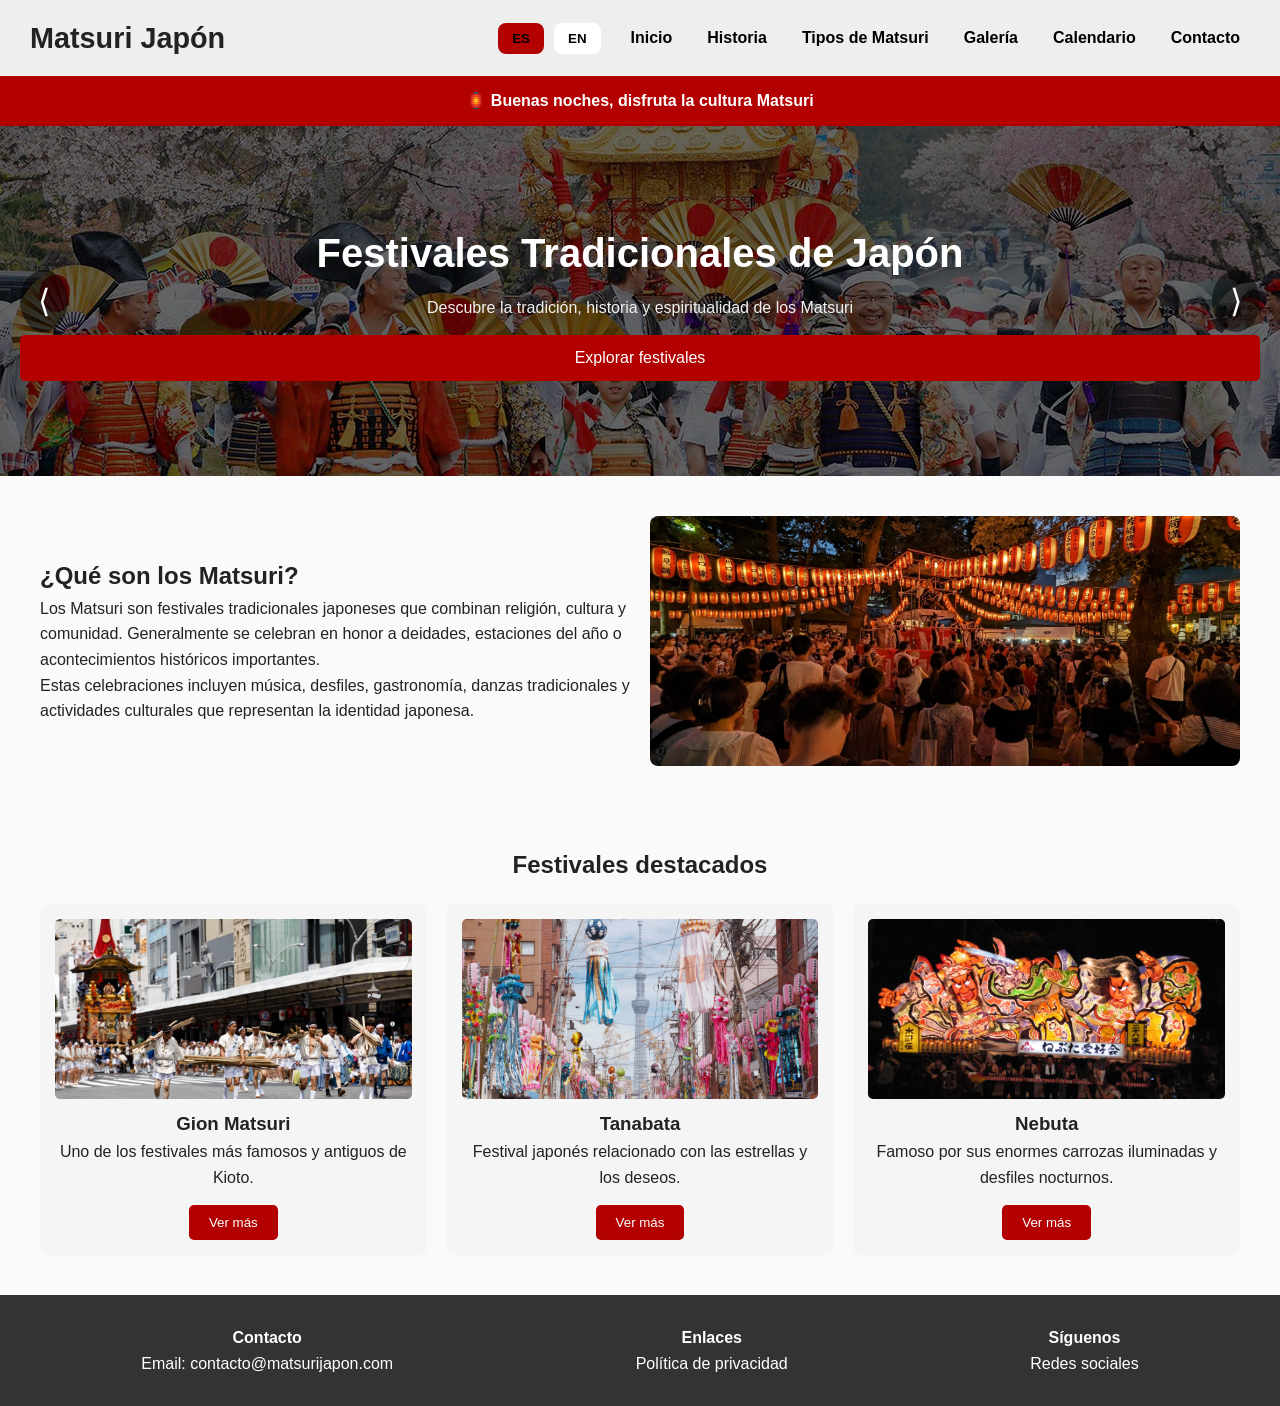
<file: index.html>
<!DOCTYPE html>
<html lang="es">

<head>

    <meta charset="UTF-8">

    <!-- Responsive -->
    <meta name="viewport"
          content="width=device-width, initial-scale=1.0">

    <!-- SEO y accesibilidad -->
    <meta name="description"
          content="Sitio web sobre los festivales tradicionales japoneses Matsuri, su historia, tipos y celebraciones culturales.">

    <title>Matsuri Japón | Inicio</title>

    <link rel="stylesheet" href="css/styles.css">

</head>

<body>

<!-- HEADER -->
<header class="header">

    <!-- Logo -->
    <h1 class="logo"
        data-key="logo">

        Matsuri Japón

    </h1>

    <!-- BOTONES DE IDIOMA -->
    <div class="language-switch">

        <button class="lang-btn active"
                onclick="changeLanguage('es')">

            ES

        </button>

        <button class="lang-btn"
                onclick="changeLanguage('en')">

            EN

        </button>

    </div>

    <!-- Botón responsive -->
    <button class="menu-toggle"
            aria-label="Abrir menú de navegación">

        ☰

    </button>

    <!-- Navegación -->
    <nav aria-label="Menú principal">

        <ul class="nav">

            <li>
                <a href="index.html"
                   aria-current="page"
                   data-key="inicio">

                    Inicio

                </a>
            </li>

            <li>
                <a href="historia.html"
                   data-key="historia">

                    Historia

                </a>
            </li>

            <!-- Menú desplegable -->
            <li class="dropdown">

                <button class="dropdown-btn"
                        aria-expanded="false"
                        data-key="tipos">

                    Tipos de Matsuri

                </button>

                <ul class="submenu">

                    <li>
                        <a href="tipos.html#religiosos"
                           data-key="religiosos">

                            Religiosos

                        </a>
                    </li>

                    <li>
                        <a href="tipos.html#estacionales"
                           data-key="estacionales">

                            Estacionales

                        </a>
                    </li>

                    <li>
                        <a href="tipos.html#modernos"
                           data-key="modernos">

                            Modernos

                        </a>
                    </li>

                </ul>

            </li>

            <li>
                <a href="galeria.html"
                   data-key="galeria">

                    Galería

                </a>
            </li>

            <li>
                <a href="calendario.html"
                   data-key="calendario">

                    Calendario

                </a>
            </li>

            <li>
                <a href="contacto.html"
                   data-key="contacto">

                    Contacto

                </a>
            </li>

        </ul>

    </nav>

</header>

<!-- MENSAJE DINÁMICO -->
<div id="mensaje-bienvenida"
     class="mensaje"
     aria-live="polite">
</div>

<!-- CONTENIDO PRINCIPAL -->
<main>

    <!-- HERO CON SLIDER -->
    <section class="hero slider"
             role="img"
             aria-label="Festivales tradicionales de Japón con luces y ambiente cultural">

        <h2 data-key="heroTitulo">

            Festivales Tradicionales de Japón

        </h2>

        <p data-key="heroTexto">

            Descubre la tradición, historia y espiritualidad de los Matsuri

        </p>

        <!-- BOTÓN CORREGIDO -->
        <a href="galeria.html"
           class="btn"
           aria-label="Explorar galería de festivales japoneses"
           data-key="heroBoton">

            Explorar festivales

        </a>

        <!-- Controles slider -->
        <button class="prev"
                aria-label="Imagen anterior">

            ⟨

        </button>

        <button class="next"
                aria-label="Imagen siguiente">

            ⟩

        </button>

    </section>

    <!-- INFORMACIÓN -->
    <section class="info">

        <div class="text">

            <h2 data-key="queSon">

                ¿Qué son los Matsuri?

            </h2>

            <p data-key="queSonTexto1">

                Los Matsuri son festivales tradicionales japoneses que combinan
                religión, cultura y comunidad. Generalmente se celebran en honor
                a deidades, estaciones del año o acontecimientos históricos importantes.

            </p>

            <p data-key="queSonTexto2">

                Estas celebraciones incluyen música, desfiles, gastronomía,
                danzas tradicionales y actividades culturales que representan
                la identidad japonesa.

            </p>

        </div>

        <div class="image"
             role="img"
             aria-label="Celebración tradicional de un Matsuri en Japón">
        </div>

    </section>

    <!-- FESTIVALES -->
    <section class="festivales"
             aria-labelledby="titulo-festivales">

        <h2 id="titulo-festivales"
            data-key="festivalesDestacados">

            Festivales destacados

        </h2>

        <div class="cards">

            <!-- CARD 1 -->
            <article class="card">

                <div class="img img1"
                     role="img"
                     aria-label="Desfile del festival Gion Matsuri en Kioto">
                </div>

                <h3 data-key="gionTitulo">

                    Gion Matsuri

                </h3>

                <p data-key="gionTexto">

                    Uno de los festivales más famosos y antiguos de Kioto.

                </p>

                <button aria-label="Ver más sobre Gion Matsuri"
                        data-key="verMas">

                    Ver más

                </button>

            </article>

            <!-- CARD 2 -->
            <article class="card">

                <div class="img img2"
                     role="img"
                     aria-label="Decoraciones coloridas del festival Tanabata">
                </div>

                <h3 data-key="tanabataTitulo">

                    Tanabata

                </h3>

                <p data-key="tanabataTexto">

                    Festival japonés relacionado con las estrellas y los deseos.

                </p>

                <button aria-label="Ver más sobre Tanabata"
                        data-key="verMas">

                    Ver más

                </button>

            </article>

            <!-- CARD 3 -->
            <article class="card">

                <div class="img img3"
                     role="img"
                     aria-label="Carrozas iluminadas del festival Nebuta">
                </div>

                <h3 data-key="nebutaTitulo">

                    Nebuta

                </h3>

                <p data-key="nebutaTexto">

                    Famoso por sus enormes carrozas iluminadas y desfiles nocturnos.

                </p>

                <button aria-label="Ver más sobre Nebuta"
                        data-key="verMas">

                    Ver más

                </button>

            </article>

        </div>

    </section>

</main>

<!-- FOOTER -->
<footer class="footer"
        aria-label="Pie de página">

    <div>

        <h4 data-key="footerContacto">

            Contacto

        </h4>

        <p>
            Email: contacto@matsurijapon.com
        </p>

    </div>

    <div>

        <h4 data-key="footerEnlaces">

            Enlaces

        </h4>

        <p data-key="privacidad">

            Política de privacidad

        </p>

    </div>

    <div>

        <h4 data-key="siguenos">

            Síguenos

        </h4>

        <p data-key="redes">

            Redes sociales

        </p>

    </div>

</footer>

<!-- JavaScript -->
<script src="js/script.js"></script>
<script src="js/language.js"></script>

</body>
</html>
</file>
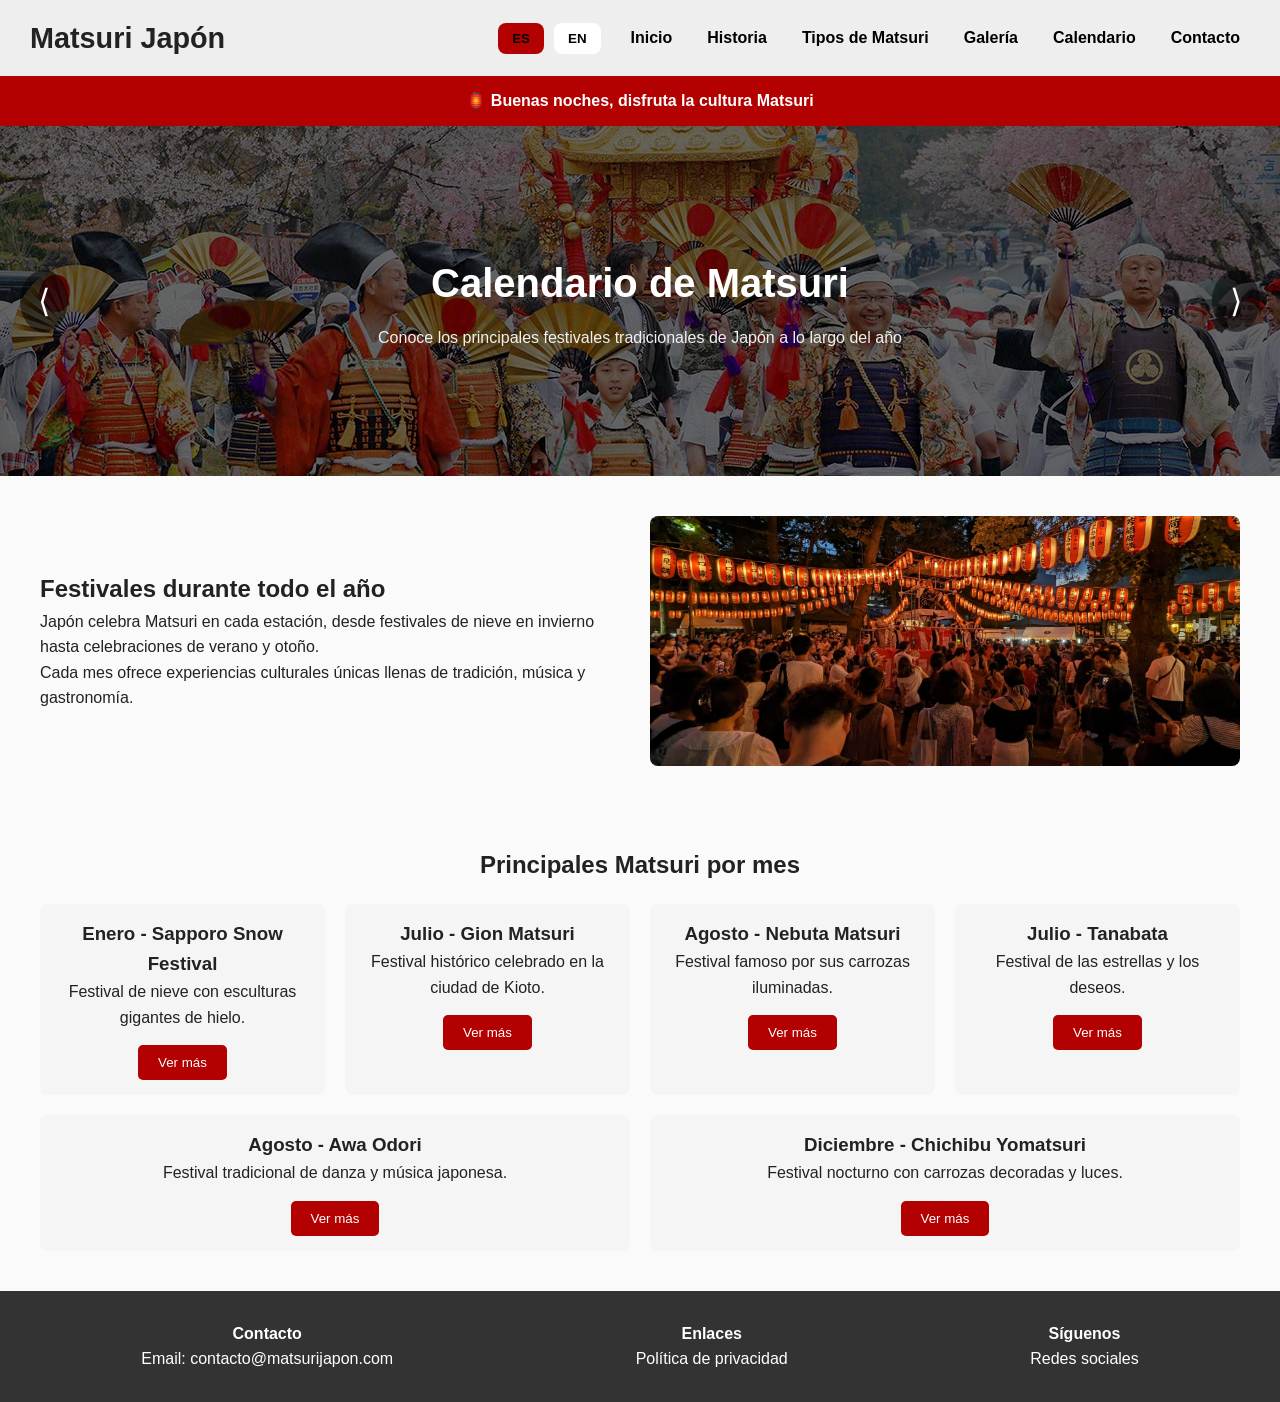
<file: calendario.html>
<!DOCTYPE html>
<html lang="es">

<head>

    <meta charset="UTF-8">

    <meta name="viewport"
          content="width=device-width, initial-scale=1.0">

    <title>Calendario de Matsuri | Matsuri Japón</title>

    <link rel="stylesheet"
          href="css/styles.css">

</head>

<body>

<!-- HEADER -->
<header class="header">

    <h1 class="logo"
        data-key="logo">

        Matsuri Japón

    </h1>

    <!-- BOTONES DE IDIOMA -->
    <div class="language-switch">

        <button class="lang-btn active"
                onclick="changeLanguage('es')">

            ES

        </button>

        <button class="lang-btn"
                onclick="changeLanguage('en')">

            EN

        </button>

    </div>

    <!-- BOTÓN MENÚ MÓVIL -->
    <button class="menu-toggle"
            aria-label="Abrir menú"
            aria-expanded="false">

        ☰

    </button>

    <!-- NAV -->
    <nav class="navbar"
         aria-label="Menú principal">

        <ul class="nav">

            <li>
                <a href="index.html"
                   data-key="inicio">

                    Inicio

                </a>
            </li>

            <li>
                <a href="historia.html"
                   data-key="historia">

                    Historia

                </a>
            </li>

            <!-- DROPDOWN -->
            <li class="dropdown">

                <button class="dropdown-btn"
                        aria-expanded="false"
                        data-key="tipos">

                    Tipos de Matsuri

                </button>

                <ul class="submenu">

                    <li>
                        <a href="tipos.html#religiosos"
                           data-key="religiosos">

                            Religiosos

                        </a>
                    </li>

                    <li>
                        <a href="tipos.html#estacionales"
                           data-key="estacionales">

                            Estacionales

                        </a>
                    </li>

                    <li>
                        <a href="tipos.html#modernos"
                           data-key="modernos">

                            Modernos

                        </a>
                    </li>

                </ul>

            </li>

            <li>
                <a href="galeria.html"
                   data-key="galeria">

                    Galería

                </a>
            </li>

            <li>
                <a href="calendario.html"
                   aria-current="page"
                   data-key="calendario">

                    Calendario

                </a>
            </li>

            <li>
                <a href="contacto.html"
                   data-key="contacto">

                    Contacto

                </a>
            </li>

        </ul>

    </nav>

</header>

<!-- MENSAJE DINÁMICO -->
<div id="mensaje-bienvenida"
     class="mensaje"
     aria-live="polite">
</div>

<main>

    <!-- HERO -->
    <section class="hero-galeria slider"
             aria-label="Calendario anual de festivales japoneses">

        <h2 data-key="calendarioTitulo">

            Calendario de Matsuri

        </h2>

        <p data-key="calendarioDescripcion">

            Conoce los principales festivales tradicionales de Japón
            a lo largo del año

        </p>

        <!-- BOTONES -->
        <button class="prev"
                aria-label="Imagen anterior">

            ⟨

        </button>

        <button class="next"
                aria-label="Imagen siguiente">

            ⟩

        </button>

    </section>

    <!-- INTRODUCCIÓN -->
    <section class="info">

        <div class="text">

            <h2 data-key="todoAnoTitulo">

                Festivales durante todo el año

            </h2>

            <p data-key="todoAnoTexto1">

                Japón celebra Matsuri en cada estación,
                desde festivales de nieve en invierno
                hasta celebraciones de verano y otoño.

            </p>

            <p data-key="todoAnoTexto2">

                Cada mes ofrece experiencias culturales únicas
                llenas de tradición, música y gastronomía.

            </p>

        </div>

        <div class="image"
             role="img"
             aria-label="Calendario cultural japonés">
        </div>

    </section>

    <!-- CALENDARIO -->
    <section class="festivales">

        <h2 data-key="principalesMes">

            Principales Matsuri por mes

        </h2>

        <div class="cards">

            <!-- ENERO -->
            <article class="card"
                     tabindex="0">

                <h3 data-key="eneroTitulo">

                    Enero - Sapporo Snow Festival

                </h3>

                <p data-key="eneroTexto">

                    Festival de nieve con esculturas gigantes de hielo.

                </p>

                <button aria-label="Más información sobre Sapporo Snow Festival"
                        data-key="verMas">

                    Ver más

                </button>

            </article>

            <!-- JULIO -->
            <article class="card"
                     tabindex="0">

                <h3 data-key="julioTitulo">

                    Julio - Gion Matsuri

                </h3>

                <p data-key="julioTexto">

                    Festival histórico celebrado en la ciudad de Kioto.

                </p>

                <button aria-label="Más información sobre Gion Matsuri"
                        data-key="verMas">

                    Ver más

                </button>

            </article>

            <!-- AGOSTO -->
            <article class="card"
                     tabindex="0">

                <h3 data-key="agostoTitulo">

                    Agosto - Nebuta Matsuri

                </h3>

                <p data-key="agostoTexto">

                    Festival famoso por sus carrozas iluminadas.

                </p>

                <button aria-label="Más información sobre Nebuta Matsuri"
                        data-key="verMas">

                    Ver más

                </button>

            </article>

            <!-- TANABATA -->
            <article class="card"
                     tabindex="0">

                <h3 data-key="tanabataCalendarioTitulo">

                    Julio - Tanabata

                </h3>

                <p data-key="tanabataCalendarioTexto">

                    Festival de las estrellas y los deseos.

                </p>

                <button aria-label="Más información sobre Tanabata"
                        data-key="verMas">

                    Ver más

                </button>

            </article>

            <!-- AWA ODORI -->
            <article class="card"
                     tabindex="0">

                <h3 data-key="awaCalendarioTitulo">

                    Agosto - Awa Odori

                </h3>

                <p data-key="awaCalendarioTexto">

                    Festival tradicional de danza y música japonesa.

                </p>

                <button aria-label="Más información sobre Awa Odori"
                        data-key="verMas">

                    Ver más

                </button>

            </article>

            <!-- DICIEMBRE -->
            <article class="card"
                     tabindex="0">

                <h3 data-key="diciembreTitulo">

                    Diciembre - Chichibu Yomatsuri

                </h3>

                <p data-key="diciembreTexto">

                    Festival nocturno con carrozas decoradas y luces.

                </p>

                <button aria-label="Más información sobre Chichibu Yomatsuri"
                        data-key="verMas">

                    Ver más

                </button>

            </article>

        </div>

    </section>

</main>

<!-- FOOTER -->
<footer class="footer"
        aria-label="Pie de página">

    <div>

        <h4 data-key="footerContacto">

            Contacto

        </h4>

        <p>
            Email: contacto@matsurijapon.com
        </p>

    </div>

    <div>

        <h4 data-key="footerEnlaces">

            Enlaces

        </h4>

        <p data-key="privacidad">

            Política de privacidad

        </p>

    </div>

    <div>

        <h4 data-key="siguenos">

            Síguenos

        </h4>

        <p data-key="redes">

            Redes sociales

        </p>

    </div>

</footer>

<!-- JAVASCRIPT -->
<script src="js/script.js"></script>
<script src="js/language.js"></script>

</body>
</html>
</file>
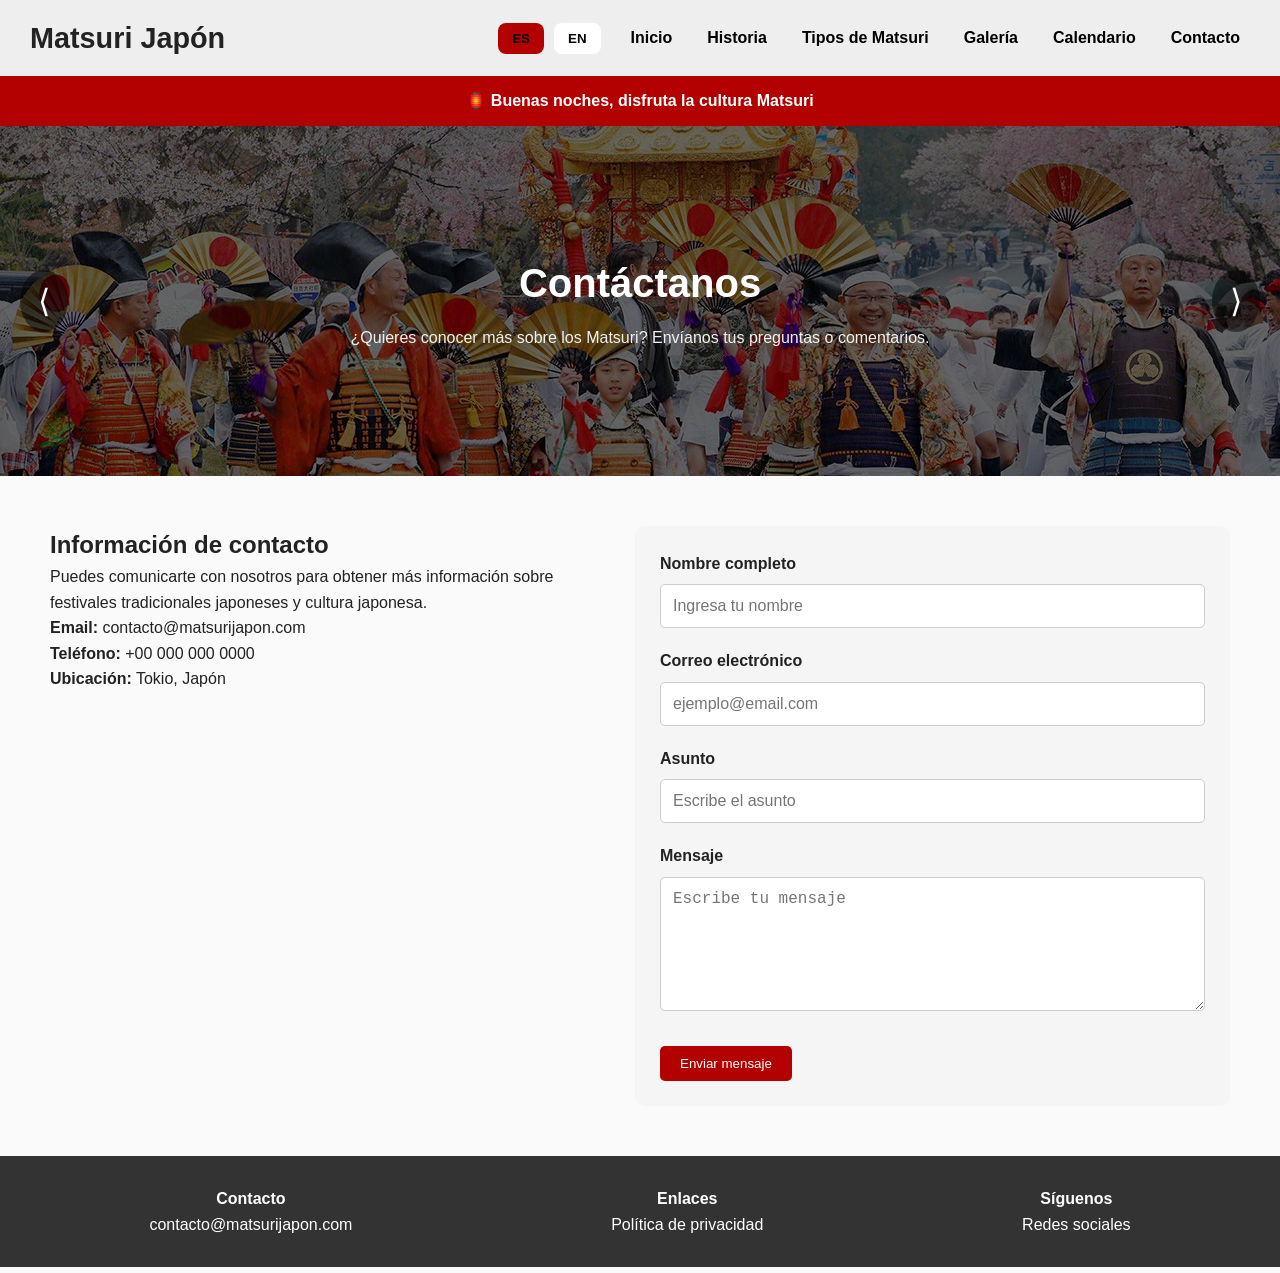
<file: contacto.html>
<!DOCTYPE html>
<html lang="es">

<head>

    <meta charset="UTF-8">

    <meta name="viewport"
          content="width=device-width, initial-scale=1.0">

    <title>Contacto | Matsuri Japón</title>

    <link rel="stylesheet"
          href="css/styles.css">

</head>

<body>

<!-- HEADER -->
<header class="header">

    <h1 class="logo"
        data-key="logo">

        Matsuri Japón

    </h1>

    <!-- BOTONES DE IDIOMA -->
    <div class="language-switch">

        <button class="lang-btn active"
                onclick="changeLanguage('es')">

            ES

        </button>

        <button class="lang-btn"
                onclick="changeLanguage('en')">

            EN

        </button>

    </div>

    <!-- BOTÓN MENÚ RESPONSIVE -->
    <button class="menu-toggle"
            aria-label="Abrir menú de navegación"
            aria-expanded="false">

        ☰

    </button>

    <!-- NAVEGACIÓN -->
    <nav class="navbar"
         aria-label="Menú principal">

        <ul class="nav">

            <li>
                <a href="index.html"
                   data-key="inicio">

                    Inicio

                </a>
            </li>

            <li>
                <a href="historia.html"
                   data-key="historia">

                    Historia

                </a>
            </li>

            <!-- DROPDOWN -->
            <li class="dropdown">

                <button class="dropdown-btn"
                        aria-expanded="false"
                        data-key="tipos">

                    Tipos de Matsuri

                </button>

                <ul class="submenu">

                    <li>
                        <a href="tipos.html#religiosos"
                           data-key="religiosos">

                            Religiosos

                        </a>
                    </li>

                    <li>
                        <a href="tipos.html#estacionales"
                           data-key="estacionales">

                            Estacionales

                        </a>
                    </li>

                    <li>
                        <a href="tipos.html#modernos"
                           data-key="modernos">

                            Modernos

                        </a>
                    </li>

                </ul>

            </li>

            <li>
                <a href="galeria.html"
                   data-key="galeria">

                    Galería

                </a>
            </li>

            <li>
                <a href="calendario.html"
                   data-key="calendario">

                    Calendario

                </a>
            </li>

            <li>
                <a href="contacto.html"
                   aria-current="page"
                   data-key="contacto">

                    Contacto

                </a>
            </li>

        </ul>

    </nav>

</header>

<!-- MENSAJE DINÁMICO -->
<div id="mensaje-bienvenida"
     class="mensaje"
     aria-live="polite">
</div>

<main>

    <!-- HERO -->
    <section class="hero-galeria slider"
             aria-label="Formulario de contacto inspirado en la cultura japonesa">

        <h2 data-key="contactanosTitulo">

            Contáctanos

        </h2>

        <p data-key="contactanosTexto">

            ¿Quieres conocer más sobre los Matsuri?
            Envíanos tus preguntas o comentarios.

        </p>

        <!-- BOTONES SLIDER -->
        <button class="prev"
                aria-label="Imagen anterior">

            ⟨

        </button>

        <button class="next"
                aria-label="Imagen siguiente">

            ⟩

        </button>

    </section>

    <!-- CONTACTO -->
    <section class="contacto">

        <!-- INFORMACIÓN -->
        <div class="contacto-info">

            <h2 data-key="infoContactoTitulo">

                Información de contacto

            </h2>

            <p data-key="infoContactoTexto">

                Puedes comunicarte con nosotros para obtener más información
                sobre festivales tradicionales japoneses y cultura japonesa.

            </p>

            <div class="datos-contacto">

                <p>
                    <strong data-key="emailLabel">

                        Email:

                    </strong>

                    contacto@matsurijapon.com
                </p>

                <p>
                    <strong data-key="telefonoLabel">

                        Teléfono:

                    </strong>

                    +00 000 000 0000
                </p>

                <p>
                    <strong data-key="ubicacionLabel">

                        Ubicación:

                    </strong>

                    Tokio, Japón
                </p>

            </div>

        </div>

        <!-- FORMULARIO -->
        <form class="formulario"
              id="formulario-contacto"
              aria-label="Formulario de contacto">

            <!-- NOMBRE -->
            <div class="campo">

                <label for="nombre"
                       data-key="nombreCompleto">

                    Nombre completo

                </label>

                <input type="text"
                       id="nombre"
                       name="nombre"
                       data-placeholder="placeholderNombre"
                       placeholder="Ingresa tu nombre"
                       required>

            </div>

            <!-- EMAIL -->
            <div class="campo">

                <label for="correo"
                       data-key="correoElectronico">

                    Correo electrónico

                </label>

                <input type="email"
                       id="correo"
                       name="correo"
                       data-placeholder="placeholderCorreo"
                       placeholder="ejemplo@email.com"
                       required>

            </div>

            <!-- ASUNTO -->
            <div class="campo">

                <label for="asunto"
                       data-key="asunto">

                    Asunto

                </label>

                <input type="text"
                       id="asunto"
                       name="asunto"
                       data-placeholder="placeholderAsunto"
                       placeholder="Escribe el asunto"
                       required>

            </div>

            <!-- MENSAJE -->
            <div class="campo">

                <label for="mensaje-contacto"
                       data-key="mensaje">

                    Mensaje

                </label>

                <textarea id="mensaje-contacto"
                          name="mensaje"
                          rows="6"
                          data-placeholder="placeholderMensaje"
                          placeholder="Escribe tu mensaje"
                          required></textarea>

            </div>

            <!-- BOTÓN -->
            <button type="submit"
                    aria-label="Enviar formulario de contacto"
                    data-key="enviarMensaje">

                Enviar mensaje

            </button>

            <!-- RESPUESTA JS -->
            <p id="respuesta-formulario"
               class="respuesta-formulario"
               aria-live="polite">
            </p>

        </form>

    </section>

</main>

<!-- FOOTER -->
<footer class="footer"
        aria-label="Pie de página">

    <div>

        <h4 data-key="footerContacto">

            Contacto

        </h4>

        <p>
            contacto@matsurijapon.com
        </p>

    </div>

    <div>

        <h4 data-key="footerEnlaces">

            Enlaces

        </h4>

        <p data-key="privacidad">

            Política de privacidad

        </p>

    </div>

    <div>

        <h4 data-key="siguenos">

            Síguenos

        </h4>

        <p data-key="redes">

            Redes sociales

        </p>

    </div>

</footer>

<!-- JAVASCRIPT -->
<script src="js/script.js"></script>
<script src="js/language.js"></script>

</body>
</html>
</file>
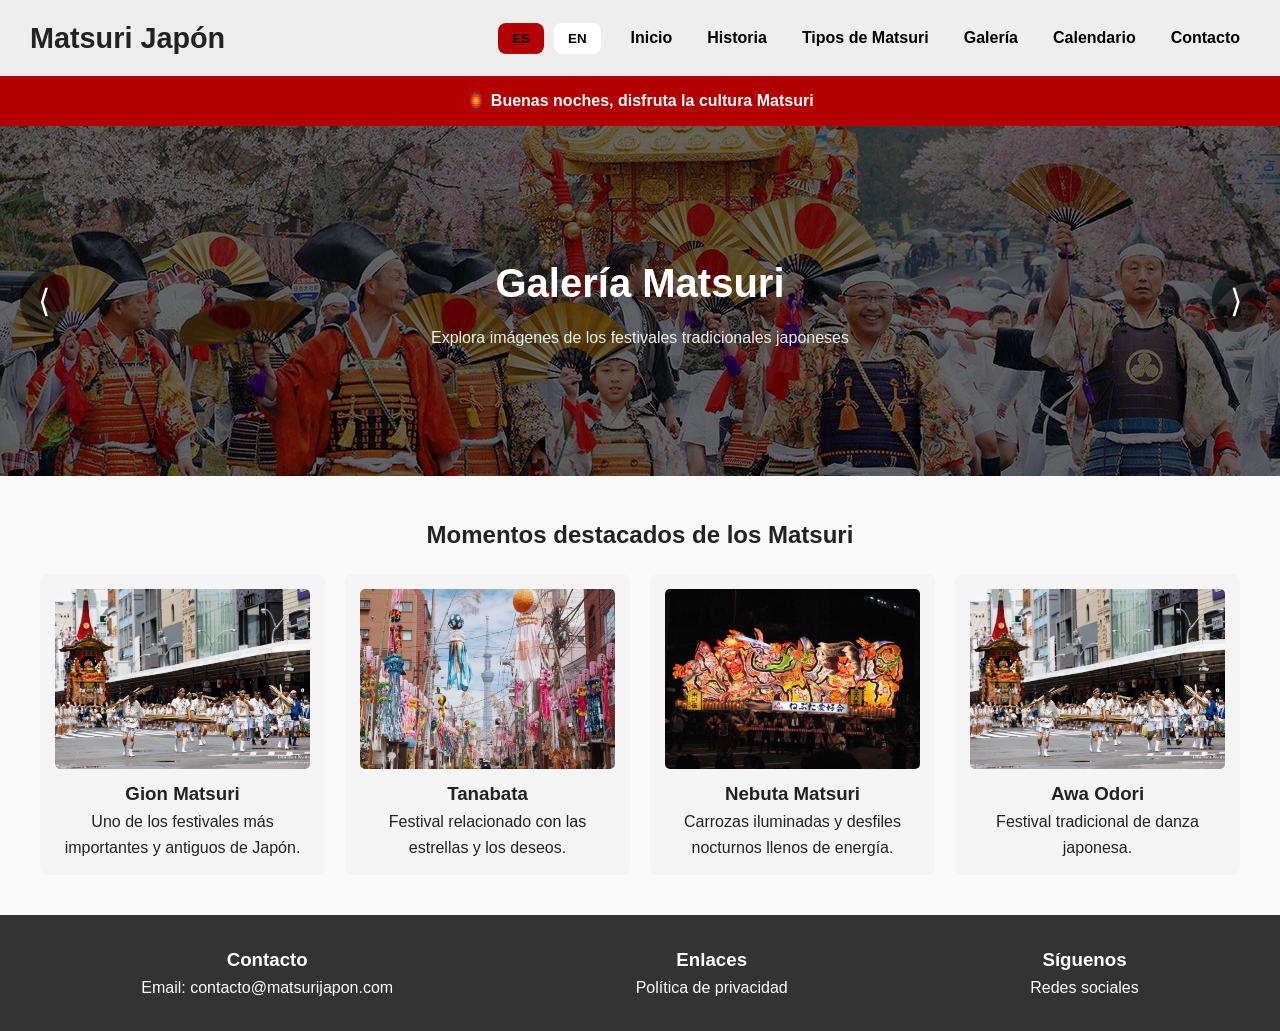
<file: galeria.html>
<!DOCTYPE html>
<html lang="es">

<head>

    <meta charset="UTF-8">

    <!-- RESPONSIVE -->
    <meta name="viewport"
          content="width=device-width, initial-scale=1.0">

    <!-- SEO -->
    <meta name="description"
          content="Galería de imágenes de los festivales tradicionales japoneses Matsuri.">

    <title>Galería | Matsuri Japón</title>

    <link rel="stylesheet"
          href="css/styles.css">

</head>

<body>

<!-- HEADER -->
<header class="header">

    <h1 class="logo"
        data-key="logo">

        Matsuri Japón

    </h1>

    <!-- BOTONES DE IDIOMA -->
    <div class="language-switch">

        <button class="lang-btn active"
                onclick="changeLanguage('es')">

            ES

        </button>

        <button class="lang-btn"
                onclick="changeLanguage('en')">

            EN

        </button>

    </div>

    <!-- BOTÓN MENÚ RESPONSIVE -->
    <button class="menu-toggle"
            aria-label="Abrir menú"
            aria-expanded="false">

        ☰

    </button>

    <!-- NAVEGACIÓN -->
    <nav aria-label="Menú principal">

        <ul class="nav">

            <li>
                <a href="index.html"
                   data-key="inicio">

                    Inicio

                </a>
            </li>

            <li>
                <a href="historia.html"
                   data-key="historia">

                    Historia

                </a>
            </li>

            <!-- MENÚ DESPLEGABLE -->
            <li class="dropdown">

                <button class="dropdown-btn"
                        aria-expanded="false"
                        data-key="tipos">

                    Tipos de Matsuri

                </button>

                <ul class="submenu">

                    <li>
                        <a href="tipos.html#religiosos"
                           data-key="religiosos">

                            Religiosos

                        </a>
                    </li>

                    <li>
                        <a href="tipos.html#estacionales"
                           data-key="estacionales">

                            Estacionales

                        </a>
                    </li>

                    <li>
                        <a href="tipos.html#modernos"
                           data-key="modernos">

                            Modernos

                        </a>
                    </li>

                </ul>

            </li>

            <li>
                <a href="galeria.html"
                   aria-current="page"
                   data-key="galeria">

                    Galería

                </a>
            </li>

            <li>
                <a href="calendario.html"
                   data-key="calendario">

                    Calendario

                </a>
            </li>

            <li>
                <a href="contacto.html"
                   data-key="contacto">

                    Contacto

                </a>
            </li>

        </ul>

    </nav>

</header>

<!-- MENSAJE DINÁMICO -->
<div id="mensaje-bienvenida"
     class="mensaje"
     aria-live="polite">
</div>

<!-- MAIN -->
<main>

    <!-- HERO -->
    <section class="hero-galeria slider"
             role="img"
             aria-label="Galería de festivales tradicionales japoneses">

        <h2 data-key="galeriaTitulo">

            Galería Matsuri

        </h2>

        <p data-key="galeriaDescripcion">

            Explora imágenes de los festivales tradicionales japoneses

        </p>

        <!-- BOTONES SLIDER -->
        <button class="prev"
                aria-label="Imagen anterior">

            ⟨

        </button>

        <button class="next"
                aria-label="Imagen siguiente">

            ⟩

        </button>

    </section>

    <!-- GALERÍA -->
    <section class="festivales">

        <h2 data-key="momentosTitulo">

            Momentos destacados de los Matsuri

        </h2>

        <div class="cards">

            <!-- IMAGEN 1 -->
            <article class="card"
                     tabindex="0">

                <div class="img img1"
                     role="img"
                     aria-label="Festival Gion Matsuri en Kioto">
                </div>

                <h3 data-key="gionGaleriaTitulo">

                    Gion Matsuri

                </h3>

                <p data-key="gionGaleriaTexto">

                    Uno de los festivales más importantes y antiguos de Japón.

                </p>

            </article>

            <!-- IMAGEN 2 -->
            <article class="card"
                     tabindex="0">

                <div class="img img2"
                     role="img"
                     aria-label="Decoraciones del festival Tanabata">
                </div>

                <h3 data-key="tanabataGaleriaTitulo">

                    Tanabata

                </h3>

                <p data-key="tanabataGaleriaTexto">

                    Festival relacionado con las estrellas y los deseos.

                </p>

            </article>

            <!-- IMAGEN 3 -->
            <article class="card"
                     tabindex="0">

                <div class="img img3"
                     role="img"
                     aria-label="Nebuta Matsuri iluminado">
                </div>

                <h3 data-key="nebutaGaleriaTitulo">

                    Nebuta Matsuri

                </h3>

                <p data-key="nebutaGaleriaTexto">

                    Carrozas iluminadas y desfiles nocturnos llenos de energía.

                </p>

            </article>

            <!-- IMAGEN 4 -->
            <article class="card"
                     tabindex="0">

                <div class="img img1"
                     role="img"
                     aria-label="Festival Awa Odori">
                </div>

                <h3 data-key="awaGaleriaTitulo">

                    Awa Odori

                </h3>

                <p data-key="awaGaleriaTexto">

                    Festival tradicional de danza japonesa.

                </p>

            </article>

        </div>

    </section>

</main>

<!-- FOOTER -->
<footer class="footer"
        aria-label="Pie de página">

    <div>

        <h3 data-key="footerContacto">

            Contacto

        </h3>

        <p>
            Email: contacto@matsurijapon.com
        </p>

    </div>

    <div>

        <h3 data-key="footerEnlaces">

            Enlaces

        </h3>

        <p data-key="privacidad">

            Política de privacidad

        </p>

    </div>

    <div>

        <h3 data-key="siguenos">

            Síguenos

        </h3>

        <p data-key="redes">

            Redes sociales

        </p>

    </div>

</footer>

<!-- JAVASCRIPT -->
<script src="js/script.js"></script>
<script src="js/language.js"></script>

</body>
</html>
</file>
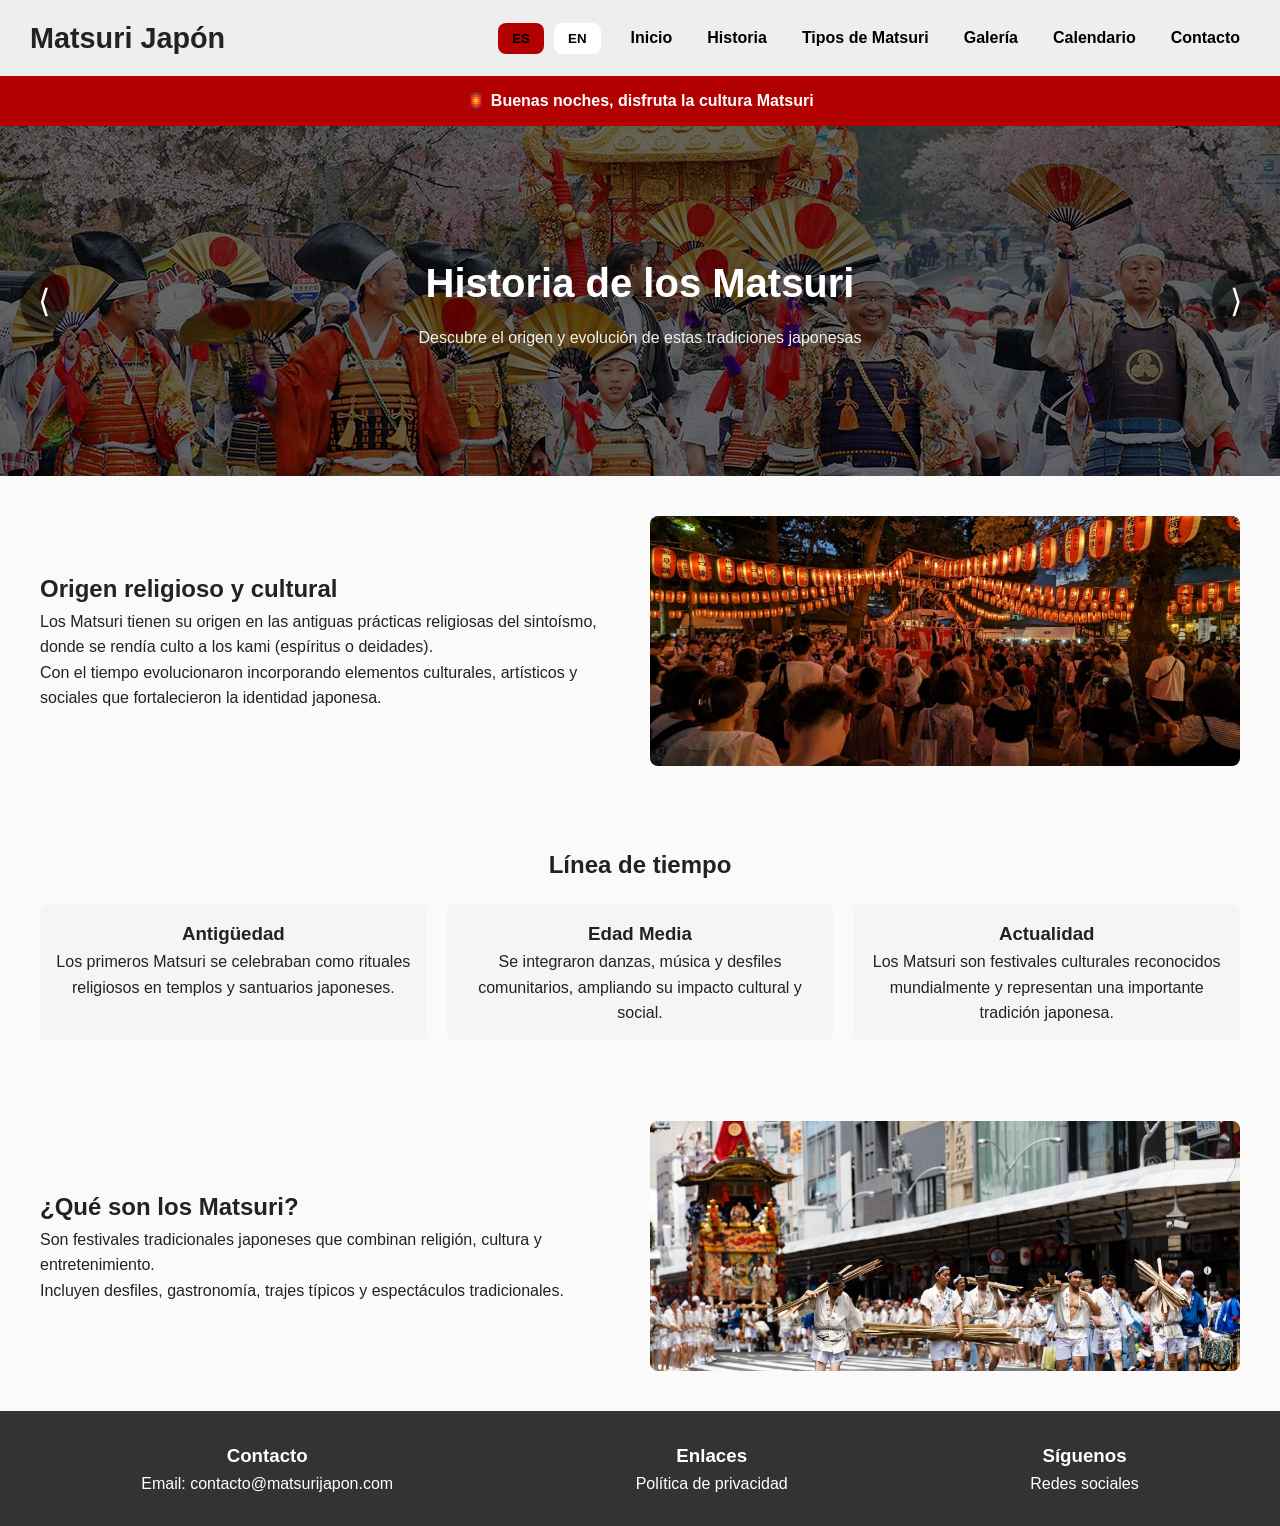
<file: historia.html>
<!DOCTYPE html>
<html lang="es">

<head>

    <meta charset="UTF-8">

    <!-- RESPONSIVE -->
    <meta name="viewport"
          content="width=device-width, initial-scale=1.0">

    <!-- SEO -->
    <meta name="description"
          content="Conoce la historia y evolución de los Matsuri, los festivales tradicionales japoneses.">

    <title>Historia | Matsuri Japón</title>

    <link rel="stylesheet"
          href="css/styles.css">

</head>

<body>

<!-- HEADER -->
<header class="header">

    <h1 class="logo"
        data-key="logo">

        Matsuri Japón

    </h1>

    <!-- BOTONES DE IDIOMA -->
    <div class="language-switch">

        <button class="lang-btn active"
                onclick="changeLanguage('es')">

            ES

        </button>

        <button class="lang-btn"
                onclick="changeLanguage('en')">

            EN

        </button>

    </div>

    <!-- BOTÓN MENÚ RESPONSIVE -->
    <button class="menu-toggle"
            aria-label="Abrir menú"
            aria-expanded="false">

        ☰

    </button>

    <!-- NAVEGACIÓN -->
    <nav aria-label="Menú principal">

        <ul class="nav">

            <li>
                <a href="index.html"
                   data-key="inicio">

                    Inicio

                </a>
            </li>

            <li>
                <a href="historia.html"
                   aria-current="page"
                   data-key="historia">

                    Historia

                </a>
            </li>

            <!-- MENÚ DESPLEGABLE -->
            <li class="dropdown">

                <button class="dropdown-btn"
                        aria-expanded="false"
                        data-key="tipos">

                    Tipos de Matsuri

                </button>

                <ul class="submenu">

                    <li>
                        <a href="tipos.html#religiosos"
                           data-key="religiosos">

                            Religiosos

                        </a>
                    </li>

                    <li>
                        <a href="tipos.html#estacionales"
                           data-key="estacionales">

                            Estacionales

                        </a>
                    </li>

                    <li>
                        <a href="tipos.html#modernos"
                           data-key="modernos">

                            Modernos

                        </a>
                    </li>

                </ul>

            </li>

            <li>
                <a href="galeria.html"
                   data-key="galeria">

                    Galería

                </a>
            </li>

            <li>
                <a href="calendario.html"
                   data-key="calendario">

                    Calendario

                </a>
            </li>

            <li>
                <a href="contacto.html"
                   data-key="contacto">

                    Contacto

                </a>
            </li>

        </ul>

    </nav>

</header>

<!-- MENSAJE DINÁMICO -->
<div id="mensaje-bienvenida"
     class="mensaje"
     aria-live="polite">
</div>

<!-- MAIN -->
<main>

    <!-- HERO -->
    <section class="hero-galeria slider"
             role="img"
             aria-label="Historia de los festivales tradicionales japoneses">

        <h2 data-key="historiaTitulo">

            Historia de los Matsuri

        </h2>

        <p data-key="historiaDescripcion">

            Descubre el origen y evolución de estas tradiciones japonesas

        </p>

        <!-- BOTONES SLIDER -->
        <button class="prev"
                aria-label="Imagen anterior">

            ⟨

        </button>

        <button class="next"
                aria-label="Imagen siguiente">

            ⟩

        </button>

    </section>

    <!-- ORIGEN -->
    <section class="info">

        <div class="text">

            <h2 data-key="origenTitulo">

                Origen religioso y cultural

            </h2>

            <p data-key="origenTexto1">

                Los Matsuri tienen su origen en las antiguas prácticas religiosas
                del sintoísmo, donde se rendía culto a los kami
                (espíritus o deidades).

            </p>

            <p data-key="origenTexto2">

                Con el tiempo evolucionaron incorporando elementos culturales,
                artísticos y sociales que fortalecieron la identidad japonesa.

            </p>

        </div>

        <div class="image"
             role="img"
             aria-label="Celebración tradicional Matsuri en Japón"
             style="background-image: url('img/matsuri.jpg');">
        </div>

    </section>

    <!-- LÍNEA DE TIEMPO -->
    <section class="festivales"
             aria-labelledby="linea-tiempo">

        <h2 id="linea-tiempo"
            data-key="lineaTiempo">

            Línea de tiempo

        </h2>

        <div class="cards">

            <!-- CARD 1 -->
            <article class="card"
                     tabindex="0">

                <h3 data-key="antiguedadTitulo">

                    Antigüedad

                </h3>

                <p data-key="antiguedadTexto">

                    Los primeros Matsuri se celebraban como rituales religiosos
                    en templos y santuarios japoneses.

                </p>

            </article>

            <!-- CARD 2 -->
            <article class="card"
                     tabindex="0">

                <h3 data-key="edadMediaTitulo">

                    Edad Media

                </h3>

                <p data-key="edadMediaTexto">

                    Se integraron danzas, música y desfiles comunitarios,
                    ampliando su impacto cultural y social.

                </p>

            </article>

            <!-- CARD 3 -->
            <article class="card"
                     tabindex="0">

                <h3 data-key="actualidadTitulo">

                    Actualidad

                </h3>

                <p data-key="actualidadTexto">

                    Los Matsuri son festivales culturales reconocidos mundialmente
                    y representan una importante tradición japonesa.

                </p>

            </article>

        </div>

    </section>

    <!-- QUÉ SON -->
    <section class="info">

        <div class="text">

            <h2 data-key="queSonHistoria">

                ¿Qué son los Matsuri?

            </h2>

            <p data-key="queSonHistoriaTexto1">

                Son festivales tradicionales japoneses que combinan religión,
                cultura y entretenimiento.

            </p>

            <p data-key="queSonHistoriaTexto2">

                Incluyen desfiles, gastronomía, trajes típicos y espectáculos
                tradicionales.

            </p>

        </div>

        <div class="image"
             role="img"
             aria-label="Festival Gion Matsuri en Kioto"
             style="background-image: url('img/gion.jpg');">
        </div>

    </section>

</main>

<!-- FOOTER -->
<footer class="footer"
        aria-label="Pie de página">

    <div>

        <h3 data-key="footerContacto">

            Contacto

        </h3>

        <p>
            Email: contacto@matsurijapon.com
        </p>

    </div>

    <div>

        <h3 data-key="footerEnlaces">

            Enlaces

        </h3>

        <p data-key="privacidad">

            Política de privacidad

        </p>

    </div>

    <div>

        <h3 data-key="siguenos">

            Síguenos

        </h3>

        <p data-key="redes">

            Redes sociales

        </p>

    </div>

</footer>

<!-- JAVASCRIPT -->
<script src="js/script.js"></script>
<script src="js/language.js"></script>

</body>
</html>
</file>
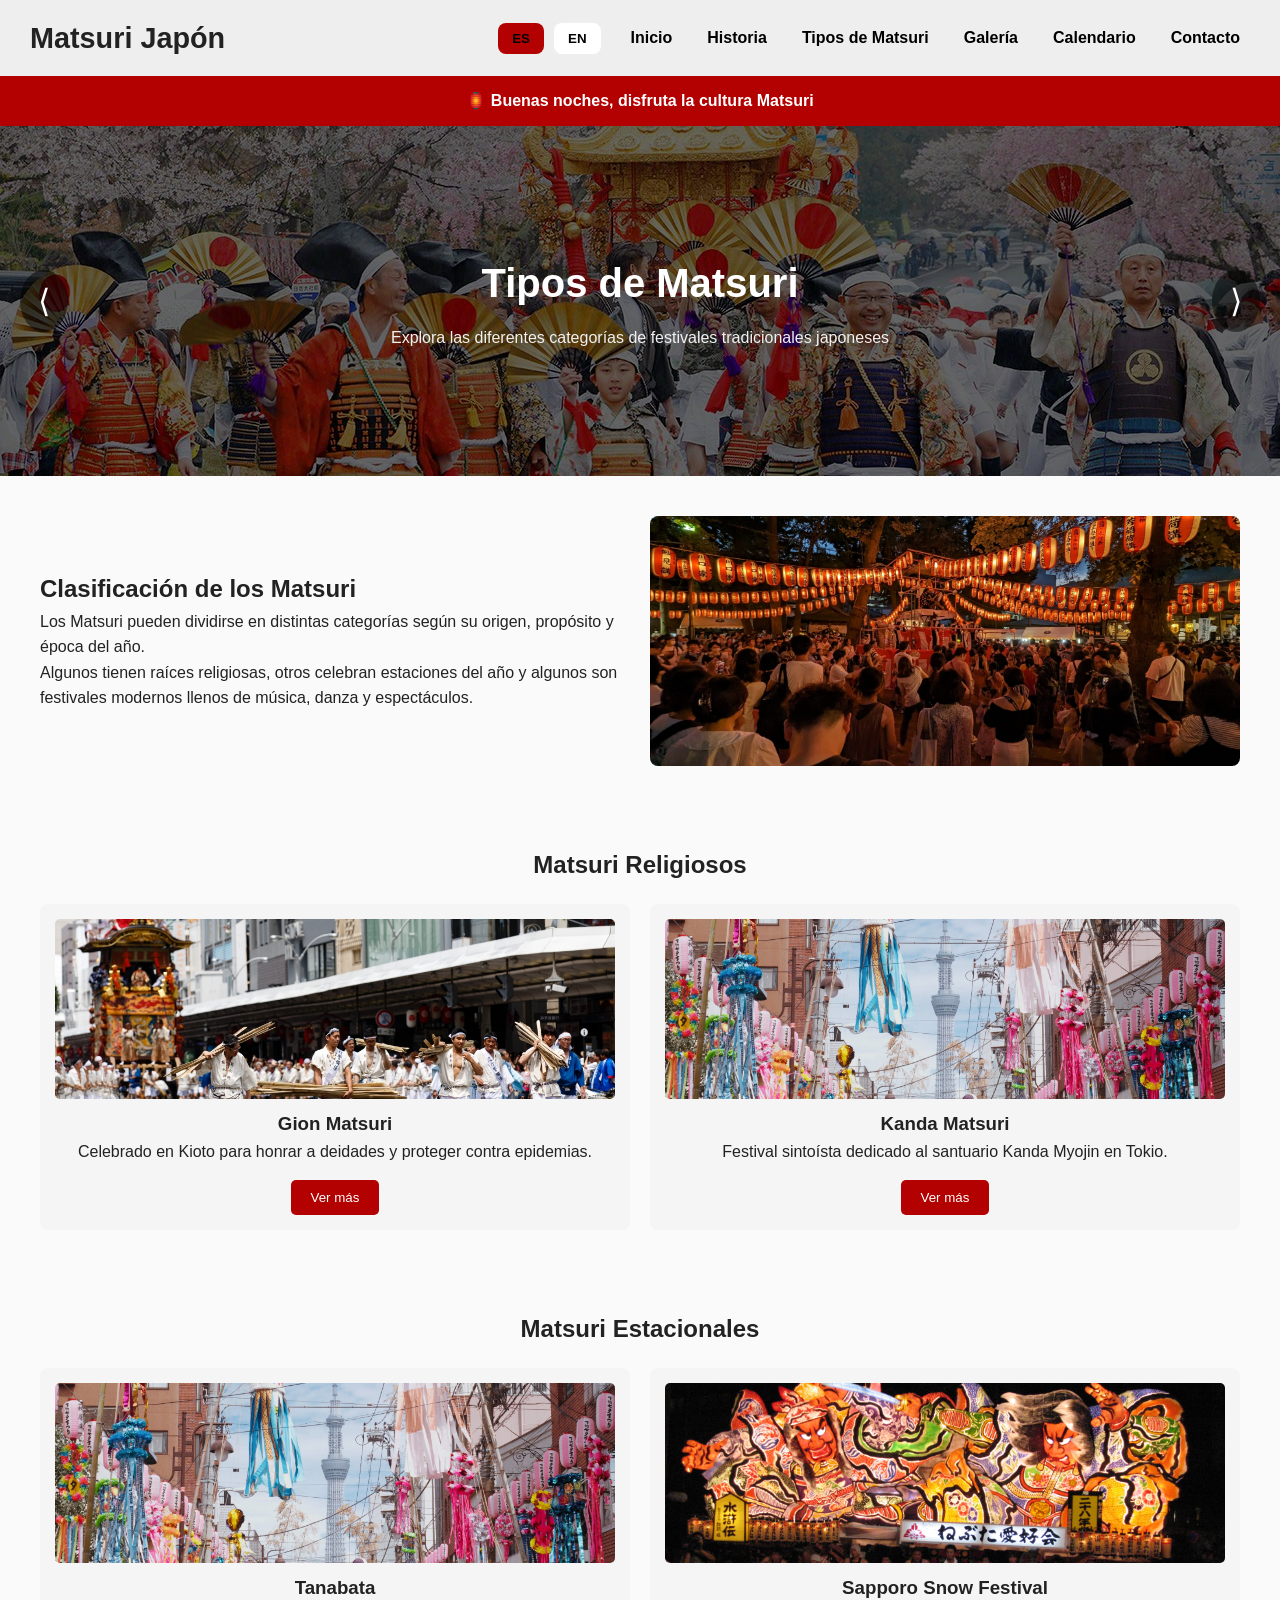
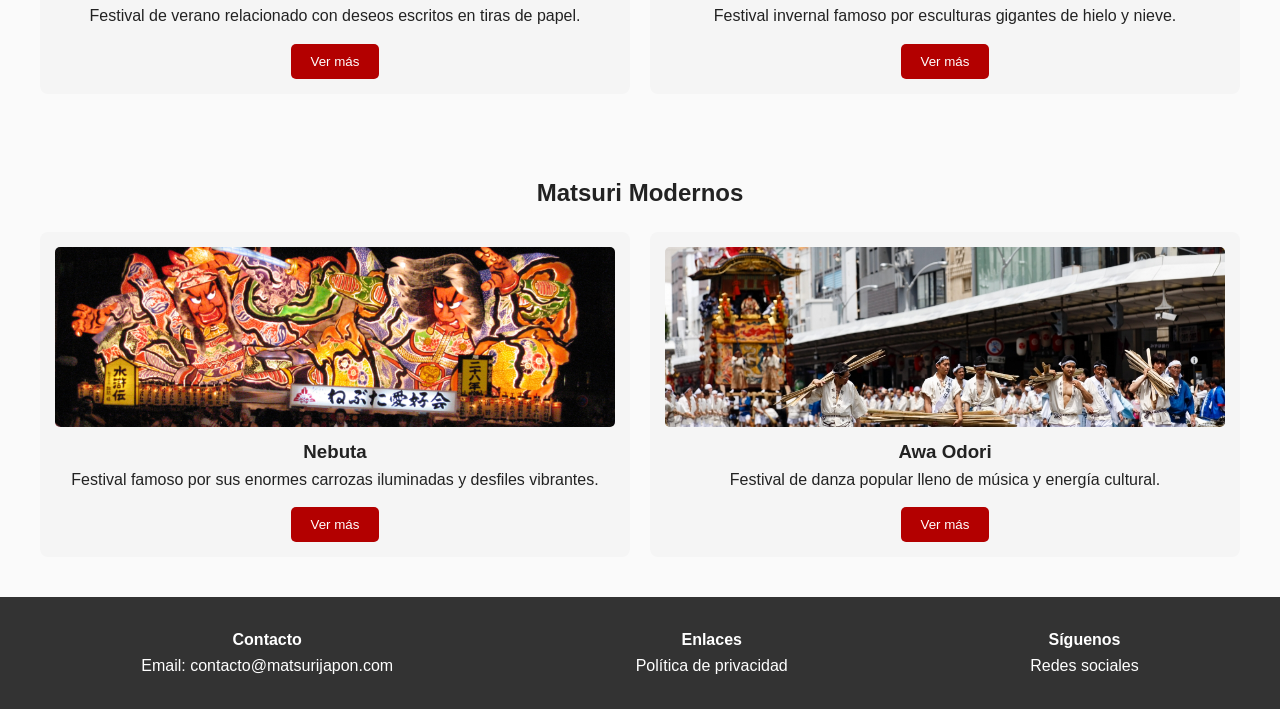
<file: tipos.html>
<!DOCTYPE html>
<html lang="es">

<head>

    <meta charset="UTF-8">

    <meta name="viewport"
          content="width=device-width, initial-scale=1.0">

    <title>Tipos de Matsuri | Matsuri Japón</title>

    <link rel="stylesheet"
          href="css/styles.css">

</head>

<body>

<!-- HEADER -->
<header class="header">

    <h1 class="logo"
        data-key="logo">

        Matsuri Japón

    </h1>

    <!-- BOTONES DE IDIOMA -->
    <div class="language-switch">

        <button class="lang-btn active"
                onclick="changeLanguage('es')">

            ES

        </button>

        <button class="lang-btn"
                onclick="changeLanguage('en')">

            EN

        </button>

    </div>

    <!-- BOTÓN MENÚ MÓVIL -->
    <button class="menu-toggle"
            aria-label="Abrir menú de navegación"
            aria-expanded="false">

        ☰

    </button>

    <!-- NAVEGACIÓN -->
    <nav class="navbar"
         aria-label="Menú principal">

        <ul class="nav">

            <li>
                <a href="index.html"
                   data-key="inicio">

                    Inicio

                </a>
            </li>

            <li>
                <a href="historia.html"
                   data-key="historia">

                    Historia

                </a>
            </li>

            <!-- DROPDOWN -->
            <li class="dropdown">

                <button class="dropdown-btn"
                        aria-expanded="false"
                        data-key="tipos">

                    Tipos de Matsuri

                </button>

                <ul class="submenu">

                    <li>
                        <a href="tipos.html#religiosos"
                           data-key="religiosos">

                            Religiosos

                        </a>
                    </li>

                    <li>
                        <a href="tipos.html#estacionales"
                           data-key="estacionales">

                            Estacionales

                        </a>
                    </li>

                    <li>
                        <a href="tipos.html#modernos"
                           data-key="modernos">

                            Modernos

                        </a>
                    </li>

                </ul>

            </li>

            <li>
                <a href="galeria.html"
                   data-key="galeria">

                    Galería

                </a>
            </li>

            <li>
                <a href="calendario.html"
                   data-key="calendario">

                    Calendario

                </a>
            </li>

            <li>
                <a href="contacto.html"
                   data-key="contacto">

                    Contacto

                </a>
            </li>

        </ul>

    </nav>

</header>

<!-- MENSAJE DINÁMICO -->
<div id="mensaje-bienvenida"
     class="mensaje"
     aria-live="polite">
</div>

<main>

    <!-- HERO -->
    <section class="hero-galeria slider"
             aria-label="Tipos de festivales tradicionales japoneses">

        <h2 data-key="tiposTitulo">

            Tipos de Matsuri

        </h2>

        <p data-key="tiposDescripcion">

            Explora las diferentes categorías de festivales tradicionales japoneses

        </p>

        <!-- CONTROLES SLIDER -->
        <button class="prev"
                aria-label="Imagen anterior">

            ⟨

        </button>

        <button class="next"
                aria-label="Imagen siguiente">

            ⟩

        </button>

    </section>

    <!-- INTRODUCCIÓN -->
    <section class="info">

        <div class="text">

            <h2 data-key="clasificacionTitulo">

                Clasificación de los Matsuri

            </h2>

            <p data-key="clasificacionTexto1">

                Los Matsuri pueden dividirse en distintas categorías según su origen,
                propósito y época del año.

            </p>

            <p data-key="clasificacionTexto2">

                Algunos tienen raíces religiosas,
                otros celebran estaciones del año y algunos son festivales modernos
                llenos de música, danza y espectáculos.

            </p>

        </div>

        <div class="image"
             role="img"
             aria-label="Festival japonés tradicional">
        </div>

    </section>

    <!-- RELIGIOSOS -->
    <section class="festivales"
             id="religiosos">

        <h2 data-key="religiososTitulo">

            Matsuri Religiosos

        </h2>

        <div class="cards">

            <article class="card"
                     tabindex="0">

                <div class="img img1"
                     role="img"
                     aria-label="Desfile del Gion Matsuri">
                </div>

                <h3 data-key="gionTitulo">

                    Gion Matsuri

                </h3>

                <p data-key="gionTextoTipos">

                    Celebrado en Kioto para honrar a deidades y proteger contra epidemias.

                </p>

                <button aria-label="Más información sobre Gion Matsuri"
                        data-key="verMas">

                    Ver más

                </button>

            </article>

            <article class="card"
                     tabindex="0">

                <div class="img img2"
                     role="img"
                     aria-label="Festival Kanda Matsuri">
                </div>

                <h3 data-key="kandaTitulo">

                    Kanda Matsuri

                </h3>

                <p data-key="kandaTexto">

                    Festival sintoísta dedicado al santuario Kanda Myojin en Tokio.

                </p>

                <button aria-label="Más información sobre Kanda Matsuri"
                        data-key="verMas">

                    Ver más

                </button>

            </article>

        </div>

    </section>

    <!-- ESTACIONALES -->
    <section class="festivales"
             id="estacionales">

        <h2 data-key="estacionalesTitulo">

            Matsuri Estacionales

        </h2>

        <div class="cards">

            <article class="card"
                     tabindex="0">

                <div class="img img2"
                     role="img"
                     aria-label="Decoraciones del festival Tanabata">
                </div>

                <h3 data-key="tanabataTitulo">

                    Tanabata

                </h3>

                <p data-key="tanabataTextoTipos">

                    Festival de verano relacionado con deseos escritos en tiras de papel.

                </p>

                <button aria-label="Más información sobre Tanabata"
                        data-key="verMas">

                    Ver más

                </button>

            </article>

            <article class="card"
                     tabindex="0">

                <div class="img img3"
                     role="img"
                     aria-label="Festival de nieve de Sapporo">
                </div>

                <h3 data-key="sapporoTitulo">

                    Sapporo Snow Festival

                </h3>

                <p data-key="sapporoTexto">

                    Festival invernal famoso por esculturas gigantes de hielo y nieve.

                </p>

                <button aria-label="Más información sobre Sapporo Snow Festival"
                        data-key="verMas">

                    Ver más

                </button>

            </article>

        </div>

    </section>

    <!-- MODERNOS -->
    <section class="festivales"
             id="modernos">

        <h2 data-key="modernosTitulo">

            Matsuri Modernos

        </h2>

        <div class="cards">

            <article class="card"
                     tabindex="0">

                <div class="img img3"
                     role="img"
                     aria-label="Nebuta Matsuri iluminado">
                </div>

                <h3 data-key="nebutaTitulo">

                    Nebuta Matsuri

                </h3>

                <p data-key="nebutaTextoTipos">

                    Festival famoso por sus enormes carrozas iluminadas y desfiles vibrantes.

                </p>

                <button aria-label="Más información sobre Nebuta Matsuri"
                        data-key="verMas">

                    Ver más

                </button>

            </article>

            <article class="card"
                     tabindex="0">

                <div class="img img1"
                     role="img"
                     aria-label="Festival de danza Awa Odori">
                </div>

                <h3 data-key="awaTitulo">

                    Awa Odori

                </h3>

                <p data-key="awaTexto">

                    Festival de danza popular lleno de música y energía cultural.

                </p>

                <button aria-label="Más información sobre Awa Odori"
                        data-key="verMas">

                    Ver más

                </button>

            </article>

        </div>

    </section>

</main>

<!-- FOOTER -->
<footer class="footer"
        aria-label="Pie de página">

    <div>

        <h4 data-key="footerContacto">

            Contacto

        </h4>

        <p>
            Email: contacto@matsurijapon.com
        </p>

    </div>

    <div>

        <h4 data-key="footerEnlaces">

            Enlaces

        </h4>

        <p data-key="privacidad">

            Política de privacidad

        </p>

    </div>

    <div>

        <h4 data-key="siguenos">

            Síguenos

        </h4>

        <p data-key="redes">

            Redes sociales

        </p>

    </div>

</footer>

<!-- JAVASCRIPT -->
<script src="js/script.js"></script>
<script src="js/language.js"></script>

</body>
</html>
</file>
<file: css/styles.css>
* {
    margin: 0;
    padding: 0;
    box-sizing: border-box;
}

/* BODY */
body {
    font-family: Arial, sans-serif;
    line-height: 1.6;
    font-size: 16px;
    background: #fafafa;
    color: #222;
}

/* ACCESIBILIDAD */
a:focus,
button:focus,
input:focus,
textarea:focus {
    outline: 3px solid #ffcc00;
    outline-offset: 2px;
}

a:hover {
    text-decoration: none;
}

/* HEADER */
.header {
    display: flex;
    justify-content: space-between;
    align-items: center;
    flex-wrap: wrap;
    padding: 15px 30px;
    background: #eee;
    position: relative;
    z-index: 1000;
}

.logo {
    font-size: 1.8rem;
    font-weight: bold;
    flex: 1;
}

/* BOTÓN HAMBURGUESA */
.menu-toggle{
    display: none;
    background: none;
    border: none;
    font-size: 2rem;
    cursor: pointer;
}

/* NAV */
.nav {
    list-style: none;
    display: flex;
    gap: 15px;
    align-items: center;
}

.nav li {
    position: relative;
}

/* ENLACES MENU */
.nav a {
    text-decoration: none;
    color: black;
    font-weight: bold;
    padding: 6px 10px;
    border-radius: 5px;
    transition: all 0.3s ease;
}

/* HOVER MENU */
.nav a:hover {
    background: #b30000;
    color: white;
}

/* LINK ACTIVO */
.nav a:focus,
.nav a:active {
    outline: none;
    background: #b30000;
    color: white;
}

/* MENU DESPLEGABLE */
.submenu {
    display: none;
    position: absolute;
    top: 100%;
    left: 0;
    background: white;
    list-style: none;
    min-width: 180px;
    box-shadow: 0 4px 8px rgba(0,0,0,0.2);
    z-index: 100;
    border-radius: 5px;
    overflow: hidden;
}

.submenu li a {
    display: block;
    padding: 10px;
    color: black;
}

.submenu li a:hover {
    background: #b30000;
    color: white;
}

/* MENSAJE DINAMICO */
.mensaje {
    text-align: center;
    background: #b30000;
    color: white;
    padding: 12px;
    font-weight: bold;
}

/* HERO */
.hero,
.hero-galeria {
    text-align: center;
    padding: 80px 20px;
    min-height: 350px;
    display: flex;
    flex-direction: column;
    justify-content: center;
    color: white;
    background-size: cover;
    background-position: center;
    position: relative;
}

.hero {
    background-image:
        linear-gradient(rgba(0,0,0,0.6), rgba(0,0,0,0.6)),
        url("../img/festivales.jpg");
}

.hero-galeria {
    background-image:
        linear-gradient(rgba(0,0,0,0.6), rgba(0,0,0,0.6)),
        url("../img/historia.jpg");
}

.hero h2,
.hero-galeria h2 {
    font-size: 2.5rem;
    margin-bottom: 10px;
}

.hero p,
.hero-galeria p {
    color: #f1f1f1;
}

/* BOTONES */
.btn,
.card button,
.cargar button,
.formulario button {
    display: inline-block;
    margin-top: 15px;
    padding: 10px 20px;
    background: #b30000;
    color: white;
    text-decoration: none;
    border: none;
    border-radius: 5px;
    cursor: pointer;
    transition: background 0.3s ease;
}

.btn:hover,
.card button:hover,
.cargar button:hover,
.formulario button:hover {
    background: #800000;
}

/* SLIDER */
.slider {
    position: relative;
}

.prev,
.next {
    position: absolute;
    top: 50%;
    transform: translateY(-50%);
    background: rgba(0,0,0,0.5);
    color: white;
    border: none;
    padding: 12px 18px;
    cursor: pointer;
    font-size: 2rem;
    border-radius: 50%;
}

.prev {
    left: 20px;
}

.next {
    right: 20px;
}

.prev:hover,
.next:hover {
    background: rgba(179,0,0,0.8);
}

/* INFO */
.info {
    display: flex;
    gap: 20px;
    padding: 40px;
    align-items: center;
}

.info .text {
    flex: 1;
}

.info .image {
    flex: 1;
    height: 250px;
    background-image: url("../img/matsuri.jpg");
    background-size: cover;
    background-position: center;
    background-repeat: no-repeat;
    border-radius: 8px;
}

/* FESTIVALES */
.festivales {
    padding: 40px;
    text-align: center;
}

.cards {
    display: flex;
    gap: 20px;
    margin-top: 20px;
    flex-wrap: wrap;
}

.card {
    background: #f5f5f5;
    padding: 15px;
    flex: 1;
    min-width: 250px;
    border-radius: 8px;
    transition: transform 0.3s ease, box-shadow 0.3s ease;
}

.card:hover {
    transform: translateY(-8px);
    box-shadow: 0 8px 20px rgba(0,0,0,0.2);
}

.card .img {
    height: 180px;
    margin-bottom: 10px;
    background-size: cover;
    background-position: center;
    border-radius: 5px;
}

/* IMAGENES */
.card .img1 {
    background-image: url("../img/gion.jpg");
}

.card .img2 {
    background-image: url("../img/tanabata.jpeg");
}

.card .img3 {
    background-image: url("../img/nebuta.jpg");
}

/* FILTROS */
.filtros {
    display: flex;
    justify-content: center;
    gap: 10px;
    padding: 20px;
    flex-wrap: wrap;
}

.filtros button {
    padding: 10px 18px;
    border: none;
    background: #ddd;
    cursor: pointer;
    border-radius: 20px;
    transition: all 0.3s ease;
}

.filtros button:hover {
    background: #b30000;
    color: white;
}

.filtros button.activo {
    background: #b30000;
    color: white;
    border: 3px solid #ffcc00;
}

/* GALERIA */
.galeria {
    padding: 40px;
}

.grid {
    display: grid;
    grid-template-columns: repeat(3, 1fr);
    gap: 20px;
}

.gal-card {
    background: #f5f5f5;
    border-radius: 8px;
    overflow: hidden;
    transition: transform 0.3s ease, box-shadow 0.3s ease;
}

.gal-card:hover {
    transform: translateY(-8px);
    box-shadow: 0 8px 20px rgba(0,0,0,0.2);
}

.gal-img {
    height: 220px;
    background-size: cover;
    background-position: center;
}

.gal-info {
    padding: 15px;
}

.gal-info h3 {
    margin-bottom: 5px;
}

/* IMAGENES GALERIA */
.gal-img.img1 {
    background-image: url("../img/matusri2.png");
}

.gal-img.img2 {
    background-image: url("../img/tanabata1.jpg");
}

.gal-img.img3 {
    background-image: url("../img/nebuta.jpg");
}

.gal-img.img4 {
    background-image: url("../img/sapporo.jpeg");
}

.gal-img.img5 {
    background-image: url("../img/odori.jpg");
}

.gal-img.img6 {
    background-image: url("../img/sumida.jpg");
}

/* CONTACTO */
.contacto {
    display: flex;
    gap: 40px;
    padding: 50px;
    flex-wrap: wrap;
}

.contacto-info {
    flex: 1;
    min-width: 280px;
}

.formulario {
    flex: 1;
    min-width: 280px;
    background: #f5f5f5;
    padding: 25px;
    border-radius: 10px;
}

.campo {
    display: flex;
    flex-direction: column;
    margin-bottom: 20px;
}

.campo label {
    margin-bottom: 8px;
    font-weight: bold;
}

.campo input,
.campo textarea {
    padding: 12px;
    border: 1px solid #ccc;
    border-radius: 5px;
    font-size: 1rem;
}

/* FOOTER */
.footer {
    display: flex;
    flex-wrap: wrap;
    justify-content: space-around;
    gap: 20px;
    text-align: center;
    padding: 30px;
    background: #333;
    color: white;
}

/* RESPONSIVE */
@media (max-width: 992px) {

    .grid {
        grid-template-columns: repeat(2, 1fr);
    }

    .cards {
        flex-direction: column;
    }
}

@media (max-width: 768px) {

    .info {
        flex-direction: column;
    }

    .contacto {
        flex-direction: column;
        padding: 30px 20px;
    }

    /* BOTÓN HAMBURGUESA */
    .menu-toggle{
        display: block;
        color: #b30000;
        background: white;
        border: 2px solid #b30000;
        padding: 5px 12px;
        border-radius: 8px;
        transition: all 0.3s ease;
    }

    .menu-toggle:hover{
        background: #b30000;
        color: white;
    }

    /* MENÚ */
    .nav{
        display: none;
        flex-direction: column;
        width: 100%;
        margin-top: 15px;
        padding: 15px;
        background: white;
        border-radius: 12px;
        box-shadow: 0 4px 15px rgba(0,0,0,0.15);
        gap: 10px;
    }

    .nav.nav-activo{
        display: flex;
    }

    /* LINKS */
    .nav a{
        color: #222;
        background: #f5f5f5;
        padding: 12px;
        border-radius: 8px;
        text-align: center;
        transition: all 0.3s ease;
    }

    .nav a:hover{
        background: #b30000;
        color: white;
    }

    /* BOTÓN DROPDOWN */
    .dropdown-btn{
        width: 100%;
        background: #f5f5f5;
        color: #222;
        padding: 12px;
        border-radius: 8px;
        text-align: center;
    }

    .dropdown-btn:hover{
        background: #b30000;
        color: white;
    }

    /* SUBMENÚ */
    .submenu{
        position: static;
        box-shadow: none;
        background: #fafafa;
        margin-top: 10px;
        border-radius: 8px;
    }

    .submenu li a{
        padding: 10px;
    }
}

@media (max-width: 600px) {

    .grid {
        grid-template-columns: 1fr;
    }

    .hero h2,
    .hero-galeria h2 {
        font-size: 2rem;
    }

    .prev,
    .next {
        font-size: 1.5rem;
        padding: 8px 12px;
    }
}

.dropdown-btn{
    background: none;
    border: none;
    font: inherit;
    color: inherit;
    cursor: pointer;
    font-weight: bold;
}

.dropdown-btn:hover{
    color: red;
}

/* BOTONES TIPOS DE MATSURI */
.tipo-btn{
    display: inline-block;
    padding: 12px 22px;
    background: #b30000;
    color: white;
    text-decoration: none;
    border-radius: 30px;
    font-weight: bold;
    transition: all 0.3s ease;
}

.tipo-btn:hover{
    background: #800000;
    transform: translateY(-3px);
}

/* DROPDOWN FUNCIONAL */
.dropdown{
    position: relative;
}

/* BOTÓN DEL MENÚ */
.dropdown-btn{
    text-decoration: none;
    color: black;
    font-weight: bold;
    padding: 6px 10px;
    display: inline-block;
}

/* SUBMENÚ OCULTO */
.submenu{
    display: none;
    position: absolute;
    top: 100%;
    left: 0;
    background: white;
    min-width: 220px;
    list-style: none;
    border-radius: 8px;
    overflow: hidden;
    box-shadow: 0 5px 15px rgba(0,0,0,0.2);
    z-index: 999;
}

/* LINKS DEL SUBMENÚ */
.submenu li a{
    display: block;
    padding: 12px;
    color: #222;
    text-decoration: none;
    transition: background 0.3s ease;
}

/* HOVER LINKS */
.submenu li a:hover{
    background: #b30000;
    color: white;
}

/* MOSTRAR AL PASAR EL CURSOR */
.dropdown:hover .submenu{
    display: block;
}

/* SUBMENU MOBILE */
@media (max-width: 768px){

    .submenu{
        display: none;
        width: 100%;
    }

    .submenu.submenu-activo{
        display: block;
    }

}

/* =========================
   BOTONES IDIOMA
========================= */

.language-switch{
    display: flex;
    gap: 10px;
    margin-right: 20px;
}

.lang-btn{
    background: #ffffff;
    color: rgb(0, 0, 0);
    border: none;
    padding: 8px 14px;
    border-radius: 8px;
    font-weight: bold;
    cursor: pointer;
    transition: all 0.3s ease;
}

.lang-btn:hover{
    background: #b30000;
    transform: translateY(-2px);
}

.lang-btn.active{
    background: #b30000;
}

/* MOBILE */
@media (max-width: 768px){

    .language-switch{
        order: 2;
        margin-top: 10px;
    }

}
</file>
